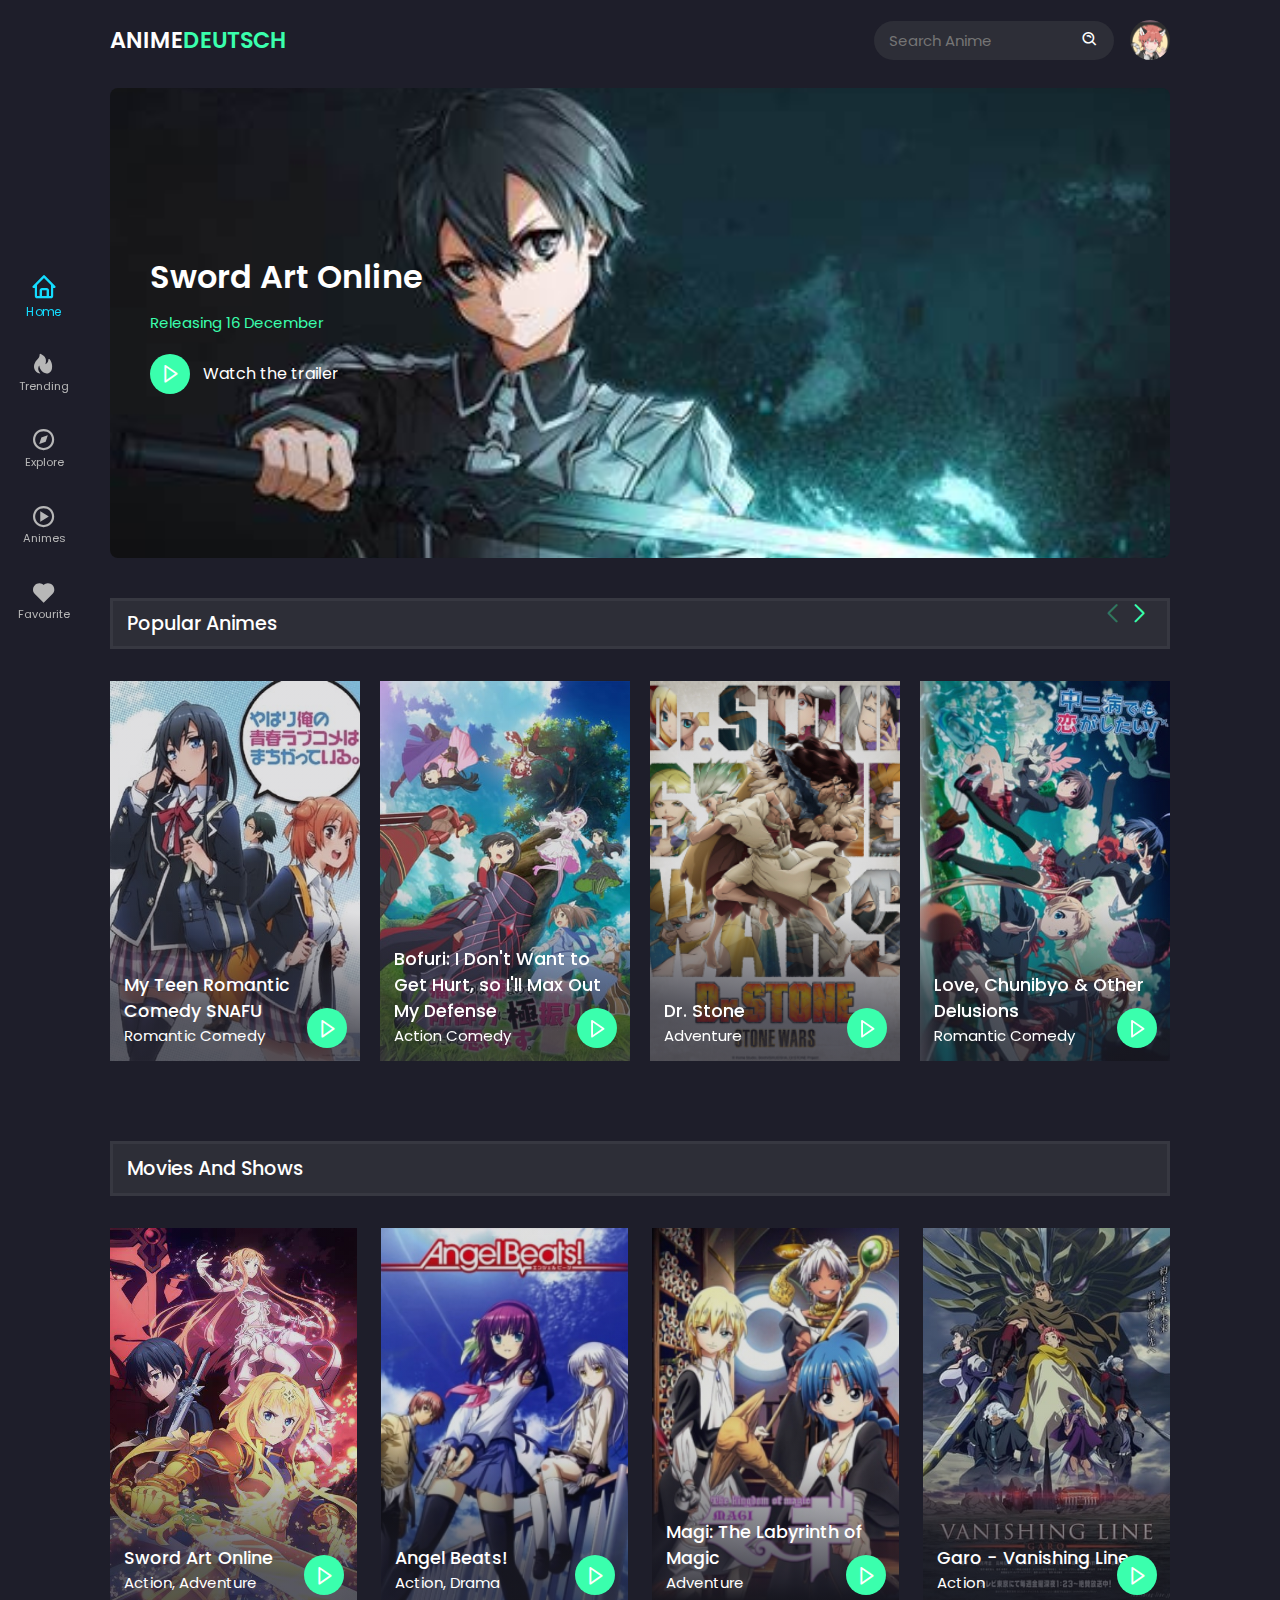
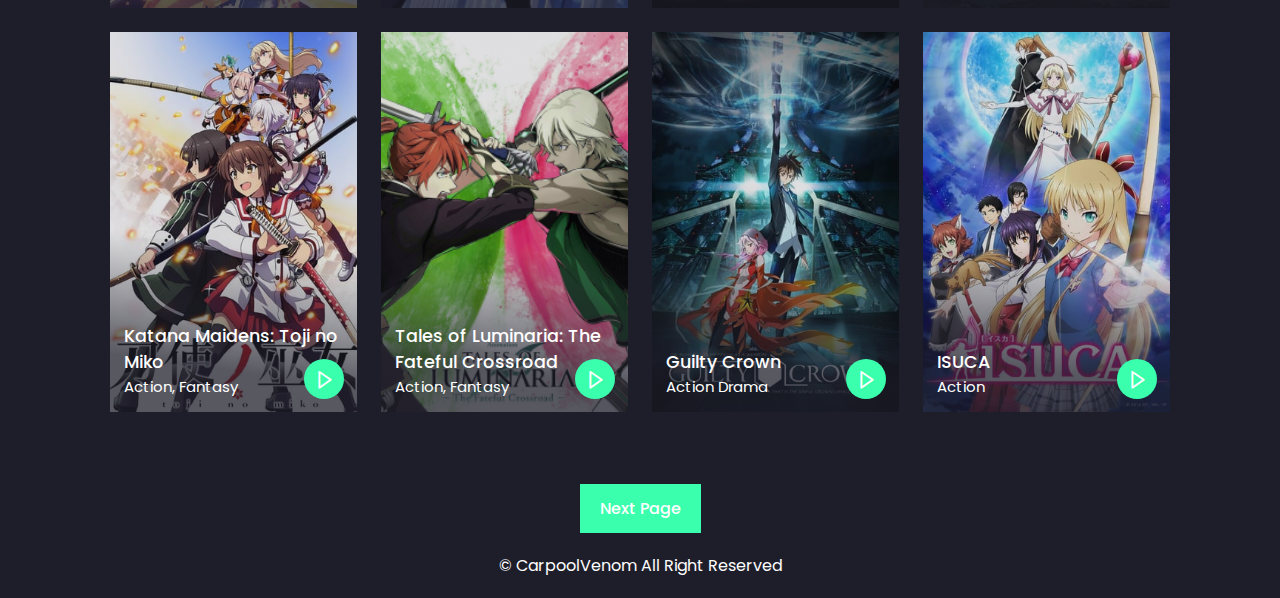
<file: index.html>
<!DOCTYPE html>
<html>
    <head>
        <meta charset="UTF-8">
        <meta http-equiv="X-Ua-Compatible" content="IE=edge">
        <meta name="viewport" content="width=device-width, initial-scale=1.0">
        <title>Anime Deutsch</title>

        <link rel="stylesheet" href="css/style.css">

        <link rel="stylesheet" href="css/swiper-bundle.min.css">

        <link rel="shortcut icon" href="img/fav-icon" type="image/x-icon">

        <link href='https://unpkg.com/boxicons@2.1.4/css/boxicons.min.css' rel='stylesheet'>
    </head>
    <body>

<header>

    <div class="nav container">

        <a href="index.html" class="logo">
            Anime<span>Deutsch</span>
        </a>

        <div class="search-box">
            <input type="search" name="" id="search-input" placeholder="Search Anime">
            <i class='bx bx-search-alt'></i>
        </div>

        <a href="#" class="user">
            <img src="img/user.jpg" alt="" class="user-img">
        </a>

        <div class="navbar">
            <a href="#home" class="nav-link nav-activate">
                <i class='bx bx-home' ></i>
                <span class="nav-link-title">Home</span>
            </a>
            <a href="#popular" class="nav-link">
                <i class='bx bxs-hot' ></i>
                <span class="nav-link-title">Trending</span>
            </a>
            <a href="#movies" class="nav-link">
                <i class='bx bx-compass' ></i>
                <span class="nav-link-title">Explore</span>
            </a>
            <a href="play-page.html" class="nav-link">
                <i class='bx bx-play-circle' ></i>
                <span class="nav-link-title">Animes</span>
            </a>
            <a href="#fav" class="nav-link">
                <i class='bx bxs-heart' ></i>
                <span class="nav-link-title">Favourite</span>
            </a>
        </div>
    </div>
</header>

<section class="home container" id="home">

    <img src="img/home-background.png" alt="" class="home-img">

<div class="home-text">
    <h1 class="home-title">Sword Art Online</h1>
    <p>Releasing 16 December</p>
    <a href="#" class="watch-btn">
        <i class='bx bx-right-arrow' ></i>
        <span>Watch the trailer</span>
    </a>
</div>
</section>


<section class="popular container" id="popular">

    <div class="heading">
        <h2 class="heading-title">Popular Animes</h2>

        <div class="swiper-btn">
            <div class="swiper-button-prev"></div>
            <div class="swiper-button-next"></div>
        </div>
    </div>

    <div class="popular-content swiper">
        <div class="swiper-wrapper">

            <div class="swiper-slide">
                <div class="movie-box">
                    <img src="img/popular-anime-1.jpg" alt="" class="movie-box-img">
                    <div class="box-text">
                        <h2 class="movie-title">My Teen Romantic Comedy SNAFU</h2>
                        <spam class="movie-type">Romantic Comedy</spam>
                        <a href="#" class="watch-btn play-btn">
                            <i class='bx bx-right-arrow' ></i>
                        </a>
                    </div>
                </div>
            </div>

            <div class="swiper-slide">
                <div class="movie-box">
                    <img src="img/popular-anime-2.jpg" alt="" class="movie-box-img">
                    <div class="box-text">
                        <h2 class="movie-title">Bofuri: I Don't Want to Get Hurt, so I'll Max Out My Defense</h2>
                        <spam class="movie-type">Action Comedy</spam>
                        <a href="#" class="watch-btn play-btn">
                            <i class='bx bx-right-arrow' ></i>
                        </a>
                    </div>
                </div>
            </div>

            <div class="swiper-slide">
                <div class="movie-box">
                    <img src="img/popular-anime-3.jpg" alt="" class="movie-box-img">
                    <div class="box-text">
                        <h2 class="movie-title">Dr. Stone</h2>
                        <spam class="movie-type">Adventure</spam>
                        <a href="#" class="watch-btn play-btn">
                            <i class='bx bx-right-arrow' ></i>
                        </a>
                    </div>
                </div>
            </div>

            <div class="swiper-slide">
                <div class="movie-box">
                    <img src="img/popular-anime-4.jpg" alt="" class="movie-box-img">
                    <div class="box-text">
                        <h2 class="movie-title">Love, Chunibyo & Other Delusions</h2>
                        <spam class="movie-type">Romantic Comedy</spam>
                        <a href="#" class="watch-btn play-btn">
                            <i class='bx bx-right-arrow' ></i>
                        </a>
                    </div>
                </div>
            </div>

            <div class="swiper-slide">
                <div class="movie-box">
                    <img src="img/popular-anime-5.jpg" alt="" class="movie-box-img">
                    <div class="box-text">
                        <h2 class="movie-title">Darling in the Franxx </h2>
                        <spam class="movie-type">Action Drama</spam>
                        <a href="#" class="watch-btn play-btn">
                            <i class='bx bx-right-arrow' ></i>
                        </a>
                    </div>
                </div>
            </div>

            <div class="swiper-slide">
                <div class="movie-box">
                    <img src="img/popular-anime-6.jpg" alt="" class="movie-box-img">
                    <div class="box-text">
                        <h2 class="movie-title">I Want to Eat Your Pancreas</h2>
                        <spam class="movie-type">Drama</spam>
                        <a href="play-page.html" class="watch-btn play-btn">
                            <i class='bx bx-right-arrow' ></i>
                        </a>
                    </div>
                </div>
            </div>

            <div class="swiper-slide">
                <div class="movie-box">
                    <img src="img/popular-anime-7.jpg" alt="" class="movie-box-img">
                    <div class="box-text">
                        <h2 class="movie-title">One Piece</h2>
                        <spam class="movie-type">Fighting-Shounen</spam>
                        <a href="#" class="watch-btn play-btn">
                            <i class='bx bx-right-arrow' ></i>
                        </a>
                    </div>
                </div>
            </div>

            <div class="swiper-slide">
                <div class="movie-box">
                    <img src="img/popular-anime-8.jpg" alt="" class="movie-box-img">
                    <div class="box-text">
                        <h2 class="movie-title">Higurashi: When They Cry Gou</h2>
                        <spam class="movie-type">Horror</spam>
                        <a href="#" class="watch-btn play-btn">
                            <i class='bx bx-right-arrow' ></i>
                        </a>
                    </div>
                </div>

            </div>
            </div>
    </div>
</section>


<section class="movies container" id="movies">
    <div class="heading">
        <h2 class="heading-title">Movies And Shows</h2>
    </div>

    <div class="movies-content">

        <div class="movie-box">
            <img src="img/anime-1.jpg" alt="" class="movie-box-img">
            <div class="box-text">
                <h2 class="movie-title">Sword Art Online</h2>
                <spam class="movie-type">Action, Adventure</spam>
                <a href="#" class="watch-btn play-btn">
                    <i class='bx bx-right-arrow' ></i>
                </a>
            </div>
        </div>

        <div class="movie-box">
            <img src="img/anime-2.jpg" alt="" class="movie-box-img">
            <div class="box-text">
                <h2 class="movie-title">Angel Beats!</h2>
                <spam class="movie-type">Action, Drama</spam>
                <a href="#" class="watch-btn play-btn">
                    <i class='bx bx-right-arrow' ></i>
                </a>
            </div>
        </div>

        <div class="movie-box">
            <img src="img/anime-3.jpg" alt="" class="movie-box-img">
            <div class="box-text">
                <h2 class="movie-title">Magi: The Labyrinth of Magic</h2>
                <spam class="movie-type">Adventure</spam>
                <a href="#" class="watch-btn play-btn">
                    <i class='bx bx-right-arrow' ></i>
                </a>
            </div>
        </div>

        <div class="movie-box">
            <img src="img/anime-4.jpg" alt="" class="movie-box-img">
            <div class="box-text">
                <h2 class="movie-title">Garo - Vanishing Line</h2>
                <spam class="movie-type">Action</spam>
                <a href="#" class="watch-btn play-btn">
                    <i class='bx bx-right-arrow' ></i>
                </a>
            </div>
        </div>

        <div class="movie-box">
            <img src="img/anime-5.jpg" alt="" class="movie-box-img">
            <div class="box-text">
                <h2 class="movie-title">Katana Maidens: Toji no Miko</h2>
                <spam class="movie-type">Action, Fantasy</spam>
                <a href="#" class="watch-btn play-btn">
                    <i class='bx bx-right-arrow' ></i>
                </a>
            </div>
        </div>

        <div class="movie-box">
            <img src="img/anime-6.jpg" alt="" class="movie-box-img">
            <div class="box-text">
                <h2 class="movie-title">Tales of Luminaria: The Fateful Crossroad</h2>
                <spam class="movie-type">Action, Fantasy</spam>
                <a href="#" class="watch-btn play-btn">
                    <i class='bx bx-right-arrow' ></i>
                </a>
            </div>
        </div>

        <div class="movie-box">
            <img src="img/anime-7.jpg" alt="" class="movie-box-img">
            <div class="box-text">
                <h2 class="movie-title">Guilty Crown</h2>
                <spam class="movie-type">Action Drama</spam>
                <a href="#" class="watch-btn play-btn">
                    <i class='bx bx-right-arrow' ></i>
                </a>
            </div>
        </div>

        <div class="movie-box">
            <img src="img/anime-8.jpg" alt="" class="movie-box-img">
            <div class="box-text">
                <h2 class="movie-title">ISUCA</h2>
                <spam class="movie-type">Action</spam>
                <a href="#" class="watch-btn play-btn">
                    <i class='bx bx-right-arrow' ></i>
                </a>
            </div>
        </div>

    </div>
</section>


<div class="next-page">
    <a href="#" class="next-btn">Next Page</a>
</div>

<div class="copyright">
    <p>&#169; CarpoolVenom All Right Reserved</p>
</div>

<script src="js/swiper-bundle.min.js"></script>

        <script src="js/main.js"></script>
    </body>
</html>
</file>
<file: css/style.css>
@import url('https://fonts.googleapis.com/css2?family=Poppins:wght@400;500;600;700&display=swap');
*{
    font-family: 'Poppins', sans-serif;
    margin: 0;
    padding: 0;
    scroll-behavior: smooth;
    box-sizing: border-box;
    scroll-padding-top: 2rem;
}

:root {
    --main-color: #3affad;
    --hover-color: hsla(160, 99%, 32%, 0.932);
    --body-color: #1e1e2a;
    --container-color: #2d2e37;
    --text-color: #ffffff;
    --pink-color: rgb(20, 220, 255);
}

html::-webkit-scrollbar{
    width: 0.5rem;
    background: transparent;
}
html::-webkit-scrollbar-thumb{
    background: var(--pink-color);
}

::selection{
    background: var(--pink-color);
    color: var(--text-color);
}

a{
    text-decoration: none;
}
li{
    list-style: none;
}
section{
    padding: 3rem 0 2rem;
}
img{
    width: 100%;
}
.bx{
    cursor: pointer;
}
body{
    background-color: var(--body-color);
    color: var(--text-color);
}
.container{
    max-width: 1060px;
    margin: auto;
    width: 100%;
}
header{
    position: fixed;
    top: 0;
    left: 0;
    width: 100%;
    background: var(--body-color);
    z-index: 100;
}

.nav{
    display: flex;
    align-items: center;
    justify-content: center;
    padding: 20px 0;
}

.logo{
    font-size: 1.4rem;
    color: var(--text-color);
    font-weight: 600;
    text-transform: uppercase;
    margin: 0 auto 0 0;
}
.logo span{
    color: var(--main-color);
}

.search-box{
    max-width: 240px;
    width: 100%;
    display: flex;
    align-items: center;
    column-gap: 0.7rem;
    padding: 8px 15px;
    background: var(--container-color);
    border-radius: 4rem;
    margin-right: 1rem;
}
.search-box .bx{
    font-size: 1.1rem;
}
.search-box .bx:hover{
    color: var(--main-color);
}
#search-input{
    width: 100%;
    border: none;
    outline: none;
    color: var(--text-color);
    background: transparent;
    font-size: 0.938rem;
}

.user{
    display: flex;
}
.user-img{
    width: 40px;
    height: 40px;
    border-radius: 50%;
    object-fit: cover;
    object-position: center;
}

.navbar{
    position: fixed;
    top:  50%;
    transform: translateY(-50%);
    left: 18px;
    display: flex;
    flex-direction: column;
    row-gap: 2.1rem;
}
.nav-link{
    display: flex;
    flex-direction: column;
    align-items: center;
    color: #b7b7b7;
}
.nav-link:hover, 
.nav-activate{
    color: var(--pink-color);
    transition: 0.3s all linear;
    transform: scale(1.1);
}
.nav-link .bx{
    font-size: 1.6rem;
}
.nav-link-title{
    font-size: 0.7rem;
}

.home{
    position: relative;
    min-height: 470px;
    display: flex;
    align-items: center;
    margin-top: 5rem !important;
    border-radius: 0.5rem;
}
.home-img{
    position: absolute;
    width: 100%;
    height: 100%;
    z-index: -1;
    object-fit: cover;
    border-radius: 0.5rem;
}
.home-text{
    padding-left: 40px;
}
.home-title{
    font-size: 2rem;
    font-weight: 600;
}
.home-text p{
    font-size: 0.938rem;
    margin: 10px 0 20px;
    color: var(--main-color);
}
.watch-btn{
    display: flex;
    align-items: center;
    column-gap: 0.8rem;
    color: var(--text-color);
}
.watch-btn .bx{
font-size: 21px;
background: var(--main-color);
width: 40px;
height: 40px;
border-radius: 50%;
display:  flex;
align-items: center;
justify-content: center;
}
.watch-btn .bx:hover{
    background: var(--hover-color);
}
.watch-btn span{
    font-size: 1rem;
    font-weight: 400;
}

.heading{
    display: flex;
    align-items: center;
    justify-content: space-between;
    background: var(--container-color);
    padding: 8px 14px;
    border: solid hsl(200 100% 99% / 5%);
    margin-bottom: 2rem;
}
.heading-title{
    font-size: 1.2rem;
    font-weight: 500;
}

.movie-box{
    position: relative;
    width: 100%;
    height: 380px;
    overflow: hidden;
}
.movie-box-img{
    width: 100%;
    height: 100%;
    object-fit: cover;
}
.movie-box .box-text{
    position: absolute;
    bottom: 0;
    left: 0;
    width: 100%;
    height: 100%;
    display: flex;
    flex-direction: column;
    justify-content: flex-end;
    padding: 14px;
    background: linear-gradient(8deg, 
    hsl(240 17% 14% / 74%) 14%,
    hsl(240 17% 14% / 14%) 44%
    );
    overflow: hidden;
}
.movie-title{
    font-size: 1.1rem;
    font-weight: 500;
}
.movie-type{
    font-size: 0.938rem;
}
.play-btn{
    position: absolute;
    bottom: 0.8rem;
    right: 0.8rem;
}

.swiper-btn{
    display: flex;
}
.swiper-button-next,
.swiper-button-prev{
    position: static !important;
    margin: 0 0 0 10py !important;
}
.swiper-button-next::after,
.swiper-button-prev::after{
    color: var(--main-color);
    font-size: 18px !important;
    font-weight: 700;
}

.movies .heading{
    padding: 10px 14px;
}
.movies-content{
    display:  grid;
    grid-template-columns: repeat(auto-fit,minmax(247px, 1fr));
    gap: 1.5rem;
}
.movies-content .movie-box:hover .movie-box-img{
transform: scale(1.1);
transition: 0.5s;
}
.next-page{
    display: flex;
    align-items: center;
    justify-content: center;
    margin-top: 2.5rem;
}
.next-btn{
    background: var(--main-color);
    padding: 12px 20px;
    color: var(--text-color);
    font-weight: 500;
}
.next-btn:hover{
    background: var(--hover-color);
    transition: .3s all linear;
}

.copyright{
    text-align: center;
    padding: 20px;
}

.play-container{
    position: relative;
    min-height: 450px;
    margin-top: 5rem !important;
}
.play-img{
    position: absolute;
    width: 100%;
    height: 100%;
    object-fit: cover;
    object-position: center;
    z-index: -1;
}
.play-text{
    position: absolute;
    bottom: 0;
    left: 0;
    width: 100%;
    height: 100%;
    display: flex;
    flex-direction: column;
    justify-content: flex-end;
    padding: 40px;
    background: linear-gradient(8deg, 
    hsl(240 17% 14% / 74%) 14%,
    hsl(240 17% 14% / 14%) 44%
    );
}
.play-text h2{
    font-size: 1.5rem;
    font-weight: 600;
}
.rating{
    display: flex;
    align-items: center;
    column-gap: 2px;
    font-size: 1.1rem;
    color:  rgb(255, 230, 0);
    margin-top: 4px;
}
.tags{
    display: flex;
    align-items: center;
    column-gap: 8px;
    margin: 1rem 0;
}
.tags span{
    background: var(--container-color);
    padding: o 4px;
}
.play-movie{
    position: absolute;
    bottom: 18rem;
    right: 10rem;
    display: flex !important;
    align-items: center;
    justify-content: center;
    width: 45px;
    height: 45px;
    border-radius: 50%;
    background: var(--main-color);
    font-size: 24px;
    animation: animate 2s linear infinite;
}
@keyframes animate{
    0%{
     box-shadow: 0 0 0 0 rgba(58, 209, 255, 0.7);
 }
    40%{
     box-shadow: 0 0 0 50px rgba(58, 222, 240, 0);
 }
    80%{
    box-shadow: 0 0 0 50px rgba(58, 222, 240, 0);
 }
    100%{
    box-shadow: 0 0 0 rgba(58, 222, 240, 0);
 }
}

.video-container{
    position: fixed;
    top: 0;
    left: 0;
    display: none;
    align-items: center;
    justify-content: center;
    width: 100%;
    height: 100%;
    background: hsl(234 10% 20% / 60%);
    z-index: 400;
}
.video-container.show-video{
    display: flex;
}

.video-box{
    position: relative;
    width: 82%;
}
.video-box #myvideo1{
    width: 93%;
    aspect-ratio: 16/9;
}
.close-video{
    position: absolute;
    top: -3rem;
    right: 0;
    font-size: 40px;
    color: var(--main-color);
    right: 50px;
}

.about-movie{
margin-top: 2rem !important;
}
.about-movie h2{
    font-size: 1.4rem;
    font-weight: 600;
    color: var(--main-color);
}
.about-movie p{
    max-width: 600px;
    font-size: 0.938rem;
    margin: 10px;
}
.cast-heading{
    font-size: 1.2rem;
    font-weight: 600;
    margin-bottom: 1rem;
    color: var(--main-color);
}

@media (max-width:1170px){
    .navbar{
        bottom: 0;
        left: 0;
        right: 0;
        top: auto;
        transform: translateY(0);
        flex-direction: row;
        justify-content: space-evenly;
        row-gap: 1px;
        padding: 10px;
        border-top: 1px solid hsl(200 100% 99% / 5%);
        background: linear-gradient(
            8deg, 
            hsl(240 17% 14% / 100%) 5%, 
            hsl(240 17% 14% / 90%) 100%
        );
    }
    .nav-link .bx{
        font-size: 1.5rem;
    }
    .copyright{
        margin-bottom: 4rem;
    }
}
@media (max-width:1060px){
    .container{
        margin: 0 auto;
        width: 95%;
    }
}
@media (max-width:991px){
    .movie-box{
        height: 340px;
    }
    .movies-content{
        grid-template-columns: repeat(auto-fit, minmax(214px, 1fr));
    }
}
@media (max-width:888px){
    .nav{
        padding: 14px 0;
    }
    .home{
        min-height: 440px;
        margin-top: 4rem !important;
    }
    .home-text{
padding-left: 25px;
    }
    .home-title{
        font-size: 1.6rem;
    }
    .watch-btn span{
        font-size: 0.9rem;
    }
    .movie-title{
        font-size: 1rem;
        padding-right: 30px;
    }
    .play-container{
        min-height: 440px;
        margin-top: 4rem !important;
    }
    .play-movie{
        bottom: 14rem;
        right: 4rem;
    }
}

@media (max-width:768px){
    .nav{
        padding: 1px 0;
    }
    .logo{
        font-size: 1.2rem;
    }
    section{
        padding: 2rem 0;
    }
    .home-img{
        object-position: left;
    }
    .movie-type{
        font-size: 0.875rem;
        margin-top: 2px;
    }
    .tags span,
    .about-movie p{
        font-size: 0.875rem;
    }
    p{
        font-size: 0.875rem;
    }
    .play-text h2,
    .about-movie h2{
        font-size: 1.3rem;
    }
    .play-movie{
        bottom: 10rem;
        right: 2rem;
    }
}
@media (max-width:514px){
.home{
    min-height: 380px;
}
.heading{
    padding: 2px 14px;
}
.heading-title{
    font-size: 1rem;
}
.play-text{
    padding: 20px;
}
.play-movie{
    bottom: 4rem;
}
.vidieo-box{
    width: 94%;
}
.cast-heading{
    font-size: 1.1rem;
}
}
@media (max-width:408px){
    *{
        scroll-padding-top: 5rem;
    }
    .nav{
        display: grid;
        grid-template-columns: 1fr;
        grid-template-rows: 1fr 1fr;
        row-gap: 5px;
    }
    .search-box{
        max-width: 100%;
        width: 100%;
        border-radius: 4px;
        order: 3;
        grid-column-start: 1;
        grid-column-end: 3;
    }
    .home,
    .play-container{
        margin-top: 7rem !important;
    }
    .movie-box{
        height: 300px;
    }
    .movies-content{
        grid-template-columns: repeat(auto-fit, minmax(150px, 1fr));
        gap: 1rem;
    }
}

@media (max-width:370px){
    .home{
        min-height: 300px;
    }
    .movie-box{
        height: 285px;
    }
    .user-img,
    .watch-btn .bx{
        width: 35px;
        height: 35px;
    }
   .navbar{
    justify-content: space-around;
    padding: 8px 0;
   }
   .nav-link .bx{
    font-size: 1.4rem;
   }
   .about-movie p{
    text-align: justify;
   }
}
</file>
